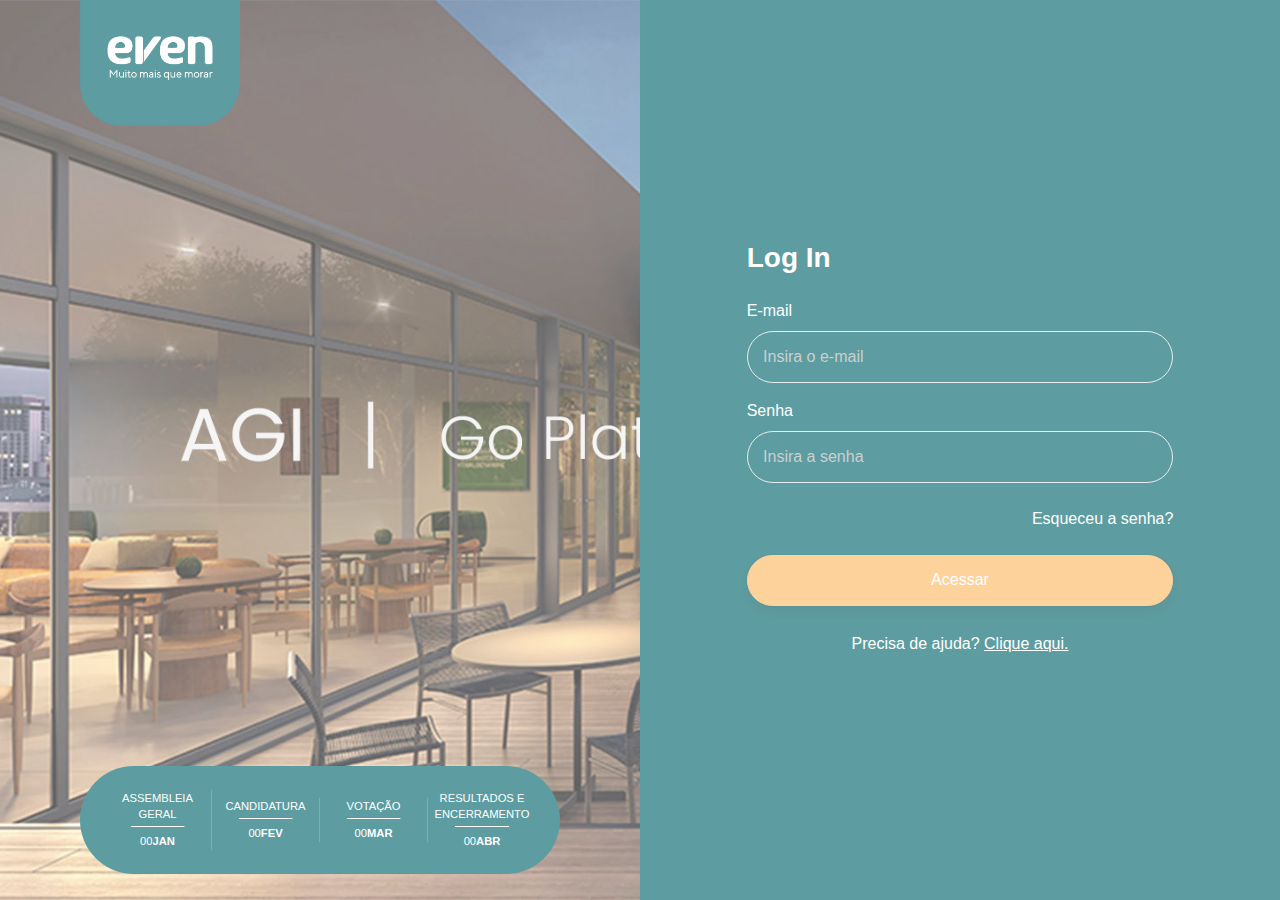
<file: index.html>
<!DOCTYPE html>
<html lang="en">

<head>
  <meta charset="UTF-8" />
  <meta http-equiv="X-UA-Compatible" content="IE=edge">
  <meta name="viewport" content="width=device-width, initial-scale=1, minimum-scale=1.0, shrink-to-fit=no">
  <link href="./images/images/favicon.png" rel="icon" />
  <title>AGI - Login</title>
  <meta name="description" content="Even login">
  <meta name="author" content="Lucas Rodrigues Correia">

  <!-- Web Fonts
========================= -->
  <link rel='stylesheet' href='https://fonts.googleapis.com/css?family=Poppins:100,200,300,400,500,600,700,800,900'
    type='text/css'>

  <!-- Stylesheet
========================= -->
  <link rel="stylesheet" type="text/css" href="vendor/bootstrap/css/bootstrap.min.css" />
  <link rel="stylesheet" type="text/css" href="vendor/font-awesome/css/all.min.css" />
  <link rel="stylesheet" type="text/css" href="css/stylesheet.css" />
  <link rel="stylesheet" type="text/css" href="css/custom.css" />
  <link rel="stylesheet" type="text/css"
    href="https://cdnjs.cloudflare.com/ajax/libs/animate.css/4.1.1/animate.min.css" />
</head>

<body>

  <!-- Preloader -->
  <div class="preloader">
    <div class="lds-ellipsis">
      <div></div>
      <div></div>
      <div></div>
      <div></div>
    </div>
  </div>
  <!-- Preloader End -->

  <div id="main-wrapper" class="oxyy-login-register">
    <div class="container-fluid px-0">
      <div class="row g-0 min-vh-100">
        <!-- Welcome Text
      ========================= -->
        <div class="col-md-6">
          <div class="hero-wrap d-flex align-items-center h-100">

            <div class="hero-bg hero-bg-scroll"></div>
            <div class="hero-content w-100 min-vh-100 d-flex flex-column">
              <div class="row g-0">
                <div class="col-10 col-lg-9 mx-auto">
                  <div class="logo mb-5 mb-md-0 animate__animated animate__fadeInDownBig animate__delay-1s"> <a
                      class="d-flex" href="https://www.even.com.br/" title="Even" target="_blank"><img
                        class="col-9 col-lg-4" src="./images/images/logo-even.png" alt="Oxyy"></a> </div>
                </div>
              </div>
              <div class="row g-0 my-auto">
                <div class="col-10 col-lg-9 mx-auto">


                </div>
              </div>
              <div class="d-flex align-items-center justify-content-center cta-login col-10">
                <a href="#loginForm" class="btn btn-primary">Acesse agora seu Even!</a>
              </div>


              <div style="background:#00656b;"
                class="col-10 py-8 px-4 col-lg-9 position-relative mx-10 bottom-4 mx-auto my-box row animate__animated animate__backInUp">
                <div class="col-6 col-lg-3 column mobile-padding">
                  <div class="line  line-title">ASSEMBLEIA GERAL</div>
                  <div class="line  ">00<b>JAN</b></div>
                </div>
                <div class="col-6 col-lg-3 column mobile-padding">
                  <div class="line line-title  ">CANDIDATURA</div>
                  <div class="line  ">00<b>FEV</b></div>
                </div>
                <div class="col-6 col-lg-3 column mobile-padding">
                  <div class="line line-title">VOTAÇÃO</div>
                  <div class="line">00<b>MAR</b></div>
                </div>
                <div class="col-6 col-lg-3 column mobile-padding">
                  <div class="line line-title">RESULTADOS E ENCERRAMENTO</div>
                  <div class="line">00<b>ABR</b></div>
                </div>


              </div>
            </div>
          </div>

        </div>
        <!-- Welcome Text End -->

        <!-- Login Form
      ========================= -->
        <div class="col-md-6 d-flex bg-login">
          <div class="container my-auto py-5">
            <div class="row g-0">
              <div class="col-10 col-lg-9 col-xl-8 mx-auto">
                <h3 class="fw-600 mb-4">Log In</h3>
                <form action="https://app.winker.com.br/intra/default/login?wl=even" id="loginForm" method="post"
                  name="loginForm" class="ng-pristine ng-valid ng-scope">
                  <div class="mb-3">
                    <label for="emailAddress" class="form-label">E-mail</label>
                    <input type="email" class="form-control" id="LoginForm_username" name="LoginForm[username]" required
                      placeholder="Insira o e-mail">
                  </div>
                  <div class="mb-3">
                    <label for="loginPassword" class="form-label">Senha</label>
                    <input type="password" class="form-control" id="LoginForm_username" name="LoginForm[password]"
                      required placeholder="Insira a senha">
                  </div>
                  <div class="row mt-4">
                    <div class="col text-end"><a href="#">Esqueceu a senha?</a></div>
                  </div>
                  <div class="d-grid my-4">
                    <button class="btn btn-primary" type="submit">Acessar</button>

                  </div>
                  <fieldset style="font-family: Arial;">
                    <input type="hidden" value="https://www.even.com.br" name="from" autocomplete="off">
                  </fieldset>
                </form>
                <p class="text-center mb-0">Precisa de ajuda? <span class="link-primary" id="openModal"><u>Clique
                      aqui.</u></span>
                <div id="modal" class="modal">
                  <div class="modal-content">

                    <div>
                      <p>
                        Entrar em contato com nosso suporte pelo e-mail: <a class="modal-open"
                          href=mailto:agi@oma.com.br>agi@oma.com.br </a>
                      </p>

                      
                        <div id="closeModal" class="close">Fechar janela</div>
                      
                    </div>
                  </div>
                </div>
              </div>
            </div>
          </div>
          <!-- Login Form End -->
        </div>
      </div>
    </div>

    <!-- Script -->
    <script src="vendor/jquery/jquery.min.js"></script>
    <script src="vendor/bootstrap/js/bootstrap.bundle.min.js"></script>
    <script src="js/theme.js"></script>
</body>

</html>
</file>
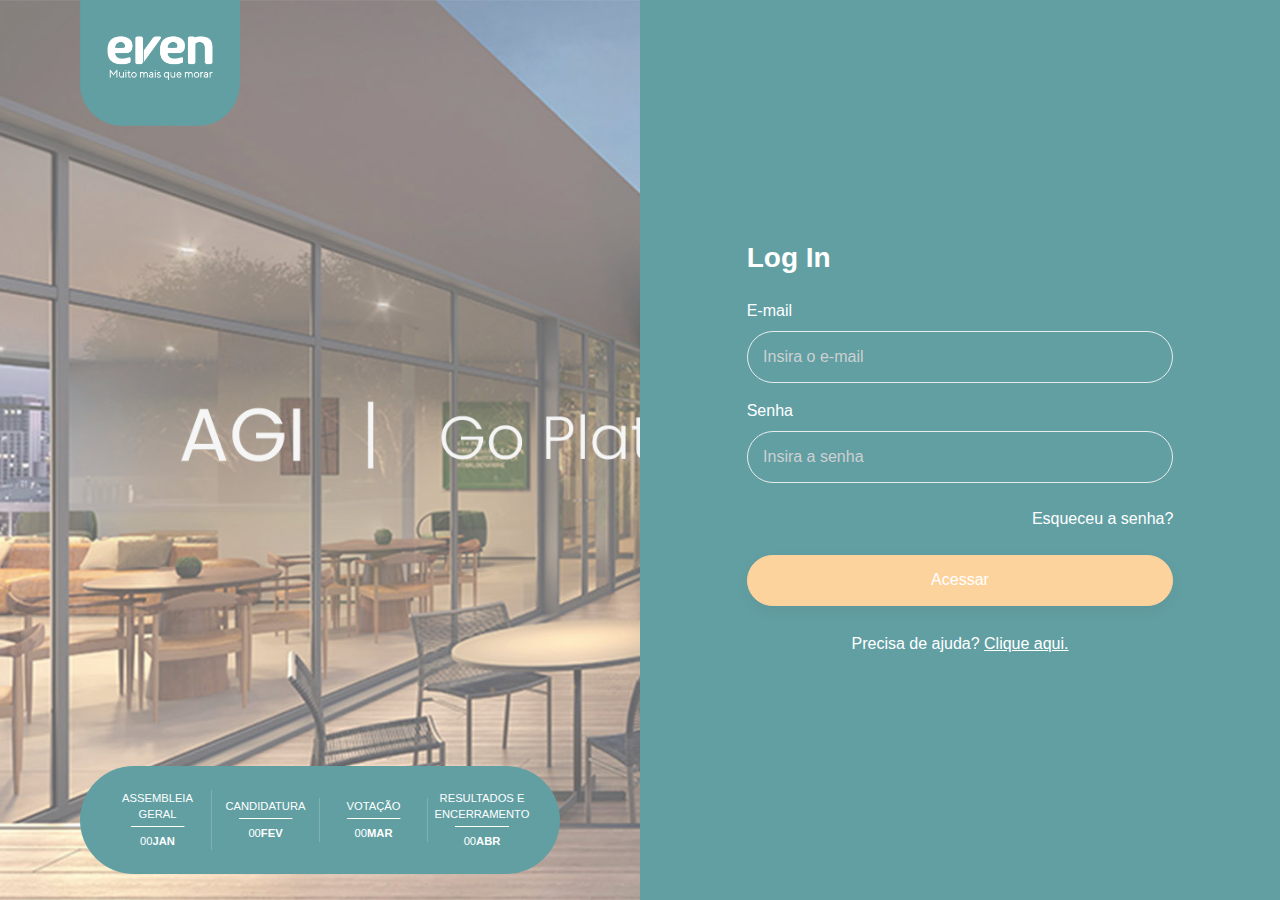
<file: html.html>
<!DOCTYPE html>
<html lang="en">
<head>
<meta charset="UTF-8" />
<meta http-equiv="X-UA-Compatible" content="IE=edge">
<meta name="viewport" content="width=device-width, initial-scale=1, minimum-scale=1.0, shrink-to-fit=no">
<link href="../../images/favicon.png" rel="icon" />
<title>AGI - Login</title>
<meta name="description" content="Even login">
<meta name="author" content="Lucas Rodrigues Correia">

<!-- Web Fonts
========================= -->
<link rel='stylesheet' href='https://fonts.googleapis.com/css?family=Poppins:100,200,300,400,500,600,700,800,900' type='text/css'>

<!-- Stylesheet
========================= -->
<link rel="stylesheet" type="text/css" href="vendor/bootstrap/css/bootstrap.min.css" />
<link rel="stylesheet" type="text/css" href="vendor/font-awesome/css/all.min.css" />
<link rel="stylesheet" type="text/css" href="css/stylesheet.css" />
<link rel="stylesheet" type="text/css" href="css/custom.css" />
<link rel="stylesheet" type="text/css" href="https://cdnjs.cloudflare.com/ajax/libs/animate.css/4.1.1/animate.min.css"
/>
</head>
<body>

<!-- Preloader -->
<div class="preloader">
  <div class="lds-ellipsis">
    <div></div>
    <div></div>
    <div></div>
    <div></div>
  </div>
</div>
<!-- Preloader End -->

<div id="main-wrapper" class="oxyy-login-register">
  <div class="container-fluid px-0">
    <div class="row g-0 min-vh-100"> 
      <!-- Welcome Text
      ========================= -->
      <div class="col-md-6">
        <div class="hero-wrap d-flex align-items-center h-100">
      
          <div class="hero-bg hero-bg-scroll" ></div>
          <div class="hero-content w-100 min-vh-100 d-flex flex-column">
            <div class="row g-0">
              <div class="col-10 col-lg-9 mx-auto">
                <div class="logo mb-5 mb-md-0 animate__animated animate__fadeInDownBig animate__delay-1s"> <a class="d-flex" href="https://www.even.com.br/" title="Even" target="_blank"><img class="col-9 col-lg-4"
                      src="./images/images/logo-even.png" alt="Oxyy"></a> </div>
              </div>
            </div>
            <div class="row g-0 my-auto">
              <div class="col-10 col-lg-9 mx-auto">
      
      
              </div>
            </div>
            <div class="d-flex align-items-center justify-content-center cta-login col-10">
              <a href="#loginForm" class="btn btn-primary">Acesse agora seu Even!</a>
            </div>
            
            
            <div style="background:#00656b;" class="col-10 py-8 px-4 col-lg-9 position-relative mx-10 bottom-4 mx-auto my-box row animate__animated animate__backInUp">
              <div class="col-6 col-lg-3 column mobile-padding">
                <div class="line  line-title">ASSEMBLEIA GERAL</div>
                <div class="line  ">00<b>JAN</b></div>
              </div>
              <div class="col-6 col-lg-3 column mobile-padding">
                <div class="line line-title  ">CANDIDATURA</div>
                <div class="line  ">00<b>FEV</b></div>
              </div>
              <div class="col-6 col-lg-3 column mobile-padding">
                <div class="line line-title">VOTAÇÃO</div>
                <div class="line">00<b>MAR</b></div>
              </div>
              <div class="col-6 col-lg-3 column mobile-padding">
                <div class="line line-title">RESULTADOS E ENCERRAMENTO</div>
                <div class="line">00<b>ABR</b></div>
              </div>
      
      
            </div>
          </div>
        </div>
      
      </div>
      <!-- Welcome Text End --> 
      
      <!-- Login Form
      ========================= -->
      <div  class="col-md-6 d-flex bg-login">
        <div class="container my-auto py-5">
          <div class="row g-0">
            <div class="col-10 col-lg-9 col-xl-8 mx-auto">
              <h3 class="fw-600 mb-4">Log In</h3>
                    <form action="https://app.winker.com.br/intra/default/login?wl=even" id="loginForm" method="post" name="loginForm"
                      class="ng-pristine ng-valid ng-scope">
                      <div class="mb-3">
                        <label for="emailAddress" class="form-label">E-mail</label>
                        <input type="email" class="form-control" id="LoginForm_username" name="LoginForm[username]" required placeholder="Insira o e-mail">
                      </div>
                      <div class="mb-3">
                        <label for="loginPassword" class="form-label" >Senha</label>
                        <input type="password" class="form-control" id="LoginForm_username" name="LoginForm[password]" required placeholder="Insira a senha">
                      </div>
                      <div class="row mt-4">
                        <div class="col text-end"><a href="forgot-password.html">Esqueceu a senha?</a></div>
                      </div>
                      <div class="d-grid my-4">
                        <button class="btn btn-primary" type="submit">Acessar</button>
                    
                      </div>
                      <fieldset style="font-family: Arial;">
                        <input type="hidden" value="https://www.even.com.br" name="from" autocomplete="off">
                      </fieldset>
                    </form>
              <p class="text-center mb-0">Precisa de ajuda? <a class="link-primary" href="register.html"><u>Clique aqui.</u></a></p>
            </div>
          </div>
        </div>
      </div>
      <!-- Login Form End --> 
    </div>
  </div>
</div>

<!-- Script --> 
<script src="vendor/jquery/jquery.min.js"></script> 
<script src="vendor/bootstrap/js/bootstrap.bundle.min.js"></script> 
<script src="js/theme.js"></script>
</body>
</html>
</file>
<file: css/stylesheet.css>
/*===========================================================

   Template Name: Oxyy - Login and Register Form Html Templates
   Author: Harnish Design
   Template URL: http://demo.harnishdesign.net/html/oxyy
   Author URL: https://themeforest.net/user/harnishdesign
   File Description : Main css file of the template
	
=================================================
  Table of Contents
=================================================

	1. Basic
	2. Helpers Classes
	3. Layouts
	4  Elements
		4.1 Hero Background
		4.2 Nav
		4.3 Tabs
		4.4 Video Play button
	5 Social Icons
	6 Extra
		6.1 Form
		6.2 Form Dark
		6.3 Form Border
		6.4 Form Border Light
		6.5 Vertical Multilple input group
		6.6 Other Bootstrap Specific

=======================================================*/
/* =================================== */
/*  1. Basic Style 
/* =================================== */
body, html {
  height: 100%;
}

body {
  background: #f1f3f6;
  color: #ffffff;
  font-family: "TT Norms Pro", sans-serif;
}

/*-------- Preloader --------*/
.preloader {
  position: fixed;
  width: 100%;
  height: 100%;
  z-index: 999999999 !important;
  background-color: #fff;
  top: 0;
  left: 0;
  right: 0;
  bottom: 0;
}

.preloader .lds-ellipsis {
  display: inline-block;
  position: absolute;
  width: 80px;
  height: 80px;
  margin-top: -40px;
  margin-left: -40px;
  top: 50%;
  left: 50%;
}

.preloader .lds-ellipsis div {
  position: absolute;
  top: 33px;
  width: 13px;
  height: 13px;
  border-radius: 50%;
  background: #000;
  animation-timing-function: cubic-bezier(0, 1, 1, 0);
}

.preloader .lds-ellipsis div:nth-child(1) {
  left: 8px;
  animation: lds-ellipsis1 0.6s infinite;
}

.preloader .lds-ellipsis div:nth-child(2) {
  left: 8px;
  animation: lds-ellipsis2 0.6s infinite;
}

.preloader .lds-ellipsis div:nth-child(3) {
  left: 32px;
  animation: lds-ellipsis2 0.6s infinite;
}

.preloader .lds-ellipsis div:nth-child(4) {
  left: 56px;
  animation: lds-ellipsis3 0.6s infinite;
}

.preloader.preloader-dark {
  background-color: #000;
}

.preloader.preloader-dark .lds-ellipsis div {
  background-color: #fff;
}

@keyframes lds-ellipsis1 {
  0% {
    transform: scale(0);
  }
  100% {
    transform: scale(1);
  }
}

@keyframes lds-ellipsis3 {
  0% {
    transform: scale(1);
  }
  100% {
    transform: scale(0);
  }
}

@keyframes lds-ellipsis2 {
  0% {
    transform: translate(0, 0);
  }
  100% {
    transform: translate(24px, 0);
  }
}

form {
  padding: 0;
  margin: 0;
  display: inline;
}

img {
  vertical-align: inherit;
}

a, a:focus {
  color: #ffffff;
  text-decoration: none;
  -webkit-transition: all 0.2s ease;
  transition: all 0.2s ease;
}

a:hover, a:active {
  color: #fcb962;
  -webkit-transition: all 0.2s ease;
  transition: all 0.2s ease;
}

a:focus, a:active,
.btn.active.focus,
.btn.active:focus,
.btn.focus,
.btn:active.focus,
.btn:active:focus,
.btn:focus,
button:focus,
button:active {
  outline: none;
}

p {
  line-height: 1.8;
}

iframe {
  border: 0 !important;
}

h1, h2, h3, h4, h5, h6 {
  color: #ffffff;
}

/* =================================== */
/*  2. Helpers Classes
/* =================================== */
/* Box Shadow */
.oxyy-login-register .shadow-md {
  -webkit-box-shadow: 0px 0px 50px -35px rgba(0, 0, 0, 0.4) !important;
  box-shadow: 0px 0px 50px -35px rgba(0, 0, 0, 0.4) !important;
}

/* Border Radius */
.oxyy-login-register .rounded-top-0 {
  border-top-left-radius: 0px !important;
  border-top-right-radius: 0px !important;
}

.oxyy-login-register .rounded-bottom-0 {
  border-bottom-left-radius: 0px !important;
  border-bottom-right-radius: 0px !important;
}

.oxyy-login-register .rounded-start-0 {
  border-top-left-radius: 0px !important;
  border-bottom-left-radius: 0px !important;
}

.oxyy-login-register .rounded-end-0 {
  border-top-right-radius: 0px !important;
  border-bottom-right-radius: 0px !important;
}

/* Text Size */
.oxyy-login-register .text-0 {
  font-size: 11px !important;
  font-size: 0.6875rem !important;
}

.oxyy-login-register .text-1 {
  font-size: 12px !important;
  font-size: 0.75rem !important;
}

.oxyy-login-register .text-2 {
  font-size: 14px !important;
  font-size: 0.875rem !important;
}

.oxyy-login-register .text-3 {
  font-size: 16px !important;
  font-size: 1rem !important;
}

.oxyy-login-register .text-4 {
  font-size: 18px !important;
  font-size: 1.125rem !important;
}

.oxyy-login-register .text-5 {
  font-size: 21px !important;
  font-size: 1.3125rem !important;
}

.oxyy-login-register .text-6 {
  font-size: 24px !important;
  font-size: 1.50rem !important;
}

.oxyy-login-register .text-7 {
  font-size: 28px !important;
  font-size: 1.75rem !important;
}

.oxyy-login-register .text-8 {
  font-size: 32px !important;
  font-size: 2rem !important;
}

.oxyy-login-register .text-9 {
  font-size: 36px !important;
  font-size: 2.25rem !important;
}

.oxyy-login-register .text-10 {
  font-size: 40px !important;
  font-size: 2.50rem !important;
}

.oxyy-login-register .text-11 {
  font-size: calc(1.4rem + 1.8vw) !important;
}

@media (min-width: 1200px) {
  .oxyy-login-register .text-11 {
    font-size: 2.75rem !important;
  }
}

.oxyy-login-register .text-12 {
  font-size: calc(1.425rem + 2.1vw) !important;
}

@media (min-width: 1200px) {
  .oxyy-login-register .text-12 {
    font-size: 3rem !important;
  }
}

.oxyy-login-register .text-13 {
  font-size: calc(1.45rem + 2.4vw) !important;
}

@media (min-width: 1200px) {
  .oxyy-login-register .text-13 {
    font-size: 3.25rem !important;
  }
}

.oxyy-login-register .text-14 {
  font-size: calc(1.475rem + 2.7vw) !important;
}

@media (min-width: 1200px) {
  .oxyy-login-register .text-14 {
    font-size: 3.5rem !important;
  }
}

.oxyy-login-register .text-15 {
  font-size: calc(1.5rem + 3vw) !important;
}

@media (min-width: 1200px) {
  .oxyy-login-register .text-15 {
    font-size: 3.75rem !important;
  }
}

.oxyy-login-register .text-16 {
  font-size: calc(1.525rem + 3.3vw) !important;
}

@media (min-width: 1200px) {
  .oxyy-login-register .text-16 {
    font-size: 4rem !important;
  }
}

.oxyy-login-register .text-17 {
  font-size: calc(1.575rem + 3.9vw) !important;
}

@media (min-width: 1200px) {
  .oxyy-login-register .text-17 {
    font-size: 4.5rem !important;
  }
}

.oxyy-login-register .text-18 {
  font-size: calc(1.625rem + 4.5vw) !important;
}

@media (min-width: 1200px) {
  .oxyy-login-register .text-18 {
    font-size: 5rem !important;
  }
}

.oxyy-login-register .text-19 {
  font-size: calc(1.65rem + 4.8vw) !important;
}

@media (min-width: 1200px) {
  .oxyy-login-register .text-19 {
    font-size: 5.25rem !important;
  }
}

.oxyy-login-register .text-20 {
  font-size: calc(1.7rem + 5.4vw) !important;
}

@media (min-width: 1200px) {
  .oxyy-login-register .text-20 {
    font-size: 5.75rem !important;
  }
}

.oxyy-login-register .text-21 {
  font-size: calc(1.775rem + 6.3vw) !important;
}

@media (min-width: 1200px) {
  .oxyy-login-register .text-21 {
    font-size: 6.5rem !important;
  }
}

.oxyy-login-register .text-22 {
  font-size: calc(1.825rem + 6.9vw) !important;
}

@media (min-width: 1200px) {
  .oxyy-login-register .text-22 {
    font-size: 7rem !important;
  }
}

.oxyy-login-register .text-23 {
  font-size: calc(1.9rem + 7.8vw) !important;
}

@media (min-width: 1200px) {
  .oxyy-login-register .text-23 {
    font-size: 7.75rem !important;
  }
}

.oxyy-login-register .text-24 {
  font-size: calc(1.95rem + 8.4vw) !important;
}

@media (min-width: 1200px) {
  .oxyy-login-register .text-24 {
    font-size: 8.25rem !important;
  }
}

.oxyy-login-register .text-25 {
  font-size: calc(2.025rem + 9.3vw) !important;
}

@media (min-width: 1200px) {
  .oxyy-login-register .text-25 {
    font-size: 9rem !important;
  }
}

.oxyy-login-register .text-11, .oxyy-login-register .text-12, .oxyy-login-register .text-13, .oxyy-login-register .text-14, .oxyy-login-register .text-15, .oxyy-login-register .text-16, .oxyy-login-register .text-17, .oxyy-login-register .text-18, .oxyy-login-register .text-19, .oxyy-login-register .text-20, .oxyy-login-register .text-21, .oxyy-login-register .text-22, .oxyy-login-register .text-23, .oxyy-login-register .text-24, .oxyy-login-register .text-25 {
  line-height: 1.3;
}

/* Font Weight */
.oxyy-login-register .fw-100 {
  font-weight: 100 !important;
}

.oxyy-login-register .fw-200 {
  font-weight: 200 !important;
}

.oxyy-login-register .fw-300 {
  font-weight: 300 !important;
}

.oxyy-login-register .fw-400 {
  font-weight: 400 !important;
}

.oxyy-login-register .fw-500 {
  font-weight: 500 !important;
}

.oxyy-login-register .fw-600 {
  font-weight: 600 !important;
}

.oxyy-login-register .fw-700 {
  font-weight: 700 !important;
}

.oxyy-login-register .fw-800 {
  font-weight: 800 !important;
}

.oxyy-login-register .fw-900 {
  font-weight: 900 !important;
}

/* Opacity */
.oxyy-login-register .opacity-0 {
  opacity: 0;
}

.oxyy-login-register .opacity-1 {
  opacity: 0.1;
}

.oxyy-login-register .opacity-2 {
  opacity: 0.2;
}

.oxyy-login-register .opacity-3 {
  opacity: 0.3;
}

.oxyy-login-register .opacity-4 {
  opacity: 0.4;
}

.oxyy-login-register .opacity-5 {
  opacity: 0.5;
}

.oxyy-login-register .opacity-6 {
  opacity: 0.6;
}

.oxyy-login-register .opacity-7 {
  opacity: 0.7;
}

.oxyy-login-register .opacity-8 {
  opacity: 0.8;
}

.oxyy-login-register .opacity-9 {
  opacity: 0.9;
}

.oxyy-login-register .opacity-10 {
  opacity: 1;
}

/* Background light */
.oxyy-login-register .bg-light-1 {
  background-color: #e9ecef !important;
}

.oxyy-login-register .bg-light-2 {
  background-color: #dee2e6 !important;
}

.oxyy-login-register .bg-light-3 {
  background-color: #ced4da !important;
}

.oxyy-login-register .bg-light-4 {
  background-color: #adb5bd !important;
}

/* Background Dark */
.oxyy-login-register .bg-dark {
  background-color: #111418 !important;
}

.oxyy-login-register .bg-dark-1 {
  background-color: #212529 !important;
}

.oxyy-login-register .bg-dark-2 {
  background-color: #343a40 !important;
}

.oxyy-login-register .bg-dark-3 {
  background-color: #495057 !important;
}

.oxyy-login-register .bg-dark-4 {
  background-color: #6c757d !important;
}

.oxyy-login-register hr {
  opacity: 0.2;
}

/* =================================== */
/*  3. Layouts
/* =================================== */
#main-wrapper.oxyy-login-register {
  background: #fff;
}

.oxyy-login-register .section {
  position: relative;
  padding: 4.5rem 0;
  overflow: hidden;
}

@media (max-width: 575.98px) {
  .oxyy-login-register .section {
    padding: 3.5rem 0;
  }
}

@media (max-width: 575.98px) {
  .oxyy-login-register .modal .close {
    position: relative;
    z-index: 1;
   
  }
}

/* =================================== */
/*  4. Elements
/* =================================== */
/*=== 4.1 Hero Background ===*/
.oxyy-login-register .hero-wrap {
  position: relative;
  overflow: hidden;
}

.oxyy-login-register .hero-wrap .hero-mask, .oxyy-login-register .hero-wrap .hero-bg, .oxyy-login-register .hero-wrap .hero-bg-slideshow {
  position: absolute;
  top: 0;
  left: 0;
  height: 100%;
  width: 100%;
}

.oxyy-login-register .hero-wrap .hero-mask {
  z-index: 1;
}

.oxyy-login-register .hero-wrap .hero-content {
  position: relative;
  z-index: 2;
  top: -10px;
}

.oxyy-login-register .hero-wrap .hero-particles {
  position: absolute;
  width: 100%;
  height: 100%;
  z-index: 3;
}

.oxyy-login-register .hero-wrap .hero-bg-slideshow {
  z-index: 0;
}

.oxyy-login-register .hero-wrap .hero-bg {
  z-index: 0;
  background-attachment: fixed;
  background-position: left 6% bottom 45%;
  background-repeat: no-repeat;
  background-size: cover;
  -webkit-background-size: cover;
  -moz-background-size: cover;
  transition: background-image 300ms ease-in 200ms;
}

.oxyy-login-register .hero-wrap .hero-bg.hero-bg-scroll {
  background-attachment: scroll;
}

.oxyy-login-register .hero-wrap .hero-bg-slideshow .hero-bg {
  background-attachment: inherit;
}

.oxyy-login-register .hero-wrap .hero-bg-slideshow.owl-carousel .owl-stage-outer, .oxyy-login-register .hero-wrap .hero-bg-slideshow.owl-carousel .owl-stage, .oxyy-login-register .hero-wrap .hero-bg-slideshow.owl-carousel .owl-item {
  height: 100%;
}

/* 4.2 Nav */
.oxyy-login-register .nav .nav-item .nav-link {
  color: #444;
}

.oxyy-login-register .nav.nav-light .nav-item .nav-link {
  color: #ddd;
}

.oxyy-login-register .nav:not(.nav-pills) .nav-item .nav-link.active, .oxyy-login-register .nav:not(.nav-pills) .nav-item .nav-link:hover {
  color: #0d6efd;
}

.oxyy-login-register .nav-pills .nav-link:not(.active):hover {
  color: #0d6efd;
}

.oxyy-login-register .nav-pills .nav-link.active, .oxyy-login-register .nav-pills.nav-light .nav-link.active, .oxyy-login-register .nav-pills .show > .nav-link {
  color: #fff;
}

.oxyy-login-register .nav.nav-separator .nav-item .nav-link {
  position: relative;
}

.oxyy-login-register .nav.nav-separator .nav-item + .nav-item .nav-link:after {
  height: 14px;
  width: 1px;
  content: ' ';
  background-color: rgba(0, 0, 0, 0.2);
  display: block;
  position: absolute;
  top: 50%;
  left: 0;
  -webkit-transform: translateY(-7px);
  transform: translateY(-7px);
}

.oxyy-login-register .nav.nav-separator.nav-separator-light .nav-item + .nav-item .nav-link:after {
  background-color: rgba(250, 250, 250, 0.2);
}

.oxyy-login-register .nav.nav-sm .nav-item .nav-link {
  font-size: 14px;
}

/*=== 4.3 Tabs ===*/
.oxyy-login-register .nav-tabs {
  border-bottom: 1px solid #d7dee3;
}

.oxyy-login-register .nav-tabs .nav-item .nav-link {
  border: 0;
  background: transparent;
  position: relative;
  border-radius: 0;
  padding: 0.6rem 1rem;
  color: #7b8084;
  white-space: nowrap !important;
}

.oxyy-login-register .nav-tabs .nav-item .nav-link.active {
  color: #0c2f55;
}

.oxyy-login-register .nav-tabs .nav-item .nav-link.active:after {
  height: 2px;
  width: 100%;
  content: ' ';
  background-color: #0d6efd;
  display: block;
  position: absolute;
  bottom: -3px;
  left: 0;
  -webkit-transform: translateY(-3px);
  transform: translateY(-3px);
}

.oxyy-login-register .nav-tabs .nav-item .nav-link:not(.active):hover {
  color: #0d6efd;
}

.oxyy-login-register .nav-tabs.flex-column {
  border-right: 1px solid #d7dee3;
  border-bottom: 0px;
  padding: 1.5rem 0;
}

.oxyy-login-register .nav-tabs.flex-column .nav-item .nav-link {
  border: 1px solid #d7dee3;
  border-right: 0px;
  background-color: #f6f7f8;
  font-size: 14px;
  padding: 0.75rem 1rem;
  color: #535b61;
}

.oxyy-login-register .nav-tabs.flex-column .nav-item:first-of-type .nav-link {
  border-top-left-radius: 4px;
}

.oxyy-login-register .nav-tabs.flex-column .nav-item:last-of-type .nav-link {
  border-bottom-left-radius: 4px;
}

.oxyy-login-register .nav-tabs.flex-column .nav-item .nav-link.active {
  background-color: transparent;
  color: #0d6efd;
}

.oxyy-login-register .nav-tabs.flex-column .nav-item .nav-link.active:after {
  height: 100%;
  width: 2px;
  background: #fff;
  right: -1px;
  left: auto;
}

.oxyy-login-register .nav-tabs:not(.flex-column) {
  flex-wrap: nowrap;
  overflow: hidden;
  overflow-x: auto;
  -ms-overflow-style: -ms-autohiding-scrollbar;
  -webkit-overflow-scrolling: touch;
}

.oxyy-login-register .nav-tabs:not(.flex-column) .nav-item {
  margin-bottom: 0px;
}

@media (max-width: 575.98px) {
  .oxyy-login-register .nav-tabs .nav-item .nav-link {
    padding-left: 0px;
    padding-right: 0px;
    margin-right: 10px;
    font-size: 0.875rem;
  }
}

/* 4.4 Video Play button */
.oxyy-login-register .btn-video-play {
  width: 66px;
  height: 66px;
  line-height: 66px;
  text-align: center;
  display: inline-block;
  font-size: 16px;
  border-radius: 50%;
  background: #fff;
  -webkit-box-shadow: 0px 0px 50px -35px rgba(0, 0, 0, 0.4);
  box-shadow: 0px 0px 50px -35px rgba(0, 0, 0, 0.4);
  -webkit-transition: all 0.8s ease-in-out;
  transition: all 0.8s ease-in-out;
}

.oxyy-login-register .btn-video-play:hover {
  -webkit-box-shadow: 0px 0px 0px 8px rgba(250, 250, 250, 0.2);
  box-shadow: 0px 0px 0px 8px rgba(250, 250, 250, 0.2);
}

/* =================================== */
/*  5. Social Icons
/* =================================== */
.oxyy-login-register .social-icons {
  margin: 0;
  padding: 0;
  display: -ms-flexbox;
  display: flex;
  -ms-flex-wrap: wrap;
  flex-wrap: wrap;
  list-style: none;
}

.oxyy-login-register .social-icons li {
  margin: 0px 6px 4px;
  padding: 0;
  overflow: visible;
}

.oxyy-login-register .social-icons li a {
  display: block;
  height: 38px;
  line-height: 38px;
  width: 38px;
  font-size: 18px;
  text-align: center;
  background-color: rgba(0, 0, 0, 0.6);
  color: #fff;
  text-decoration: none;
  -webkit-transition: all 0.2s ease;
  transition: all 0.2s ease;
}

.oxyy-login-register .social-icons li i {
  line-height: inherit;
}

.oxyy-login-register .social-icons.social-icons-lg li a {
  height: 45px;
  line-height: 45px;
  width: 45px;
}

.oxyy-login-register .social-icons li:hover a {
  opacity: 0.8;
}

.oxyy-login-register .social-icons.social-icons-rounded li a {
  border-radius: .25rem;
}

.oxyy-login-register .social-icons.social-icons-circle li a {
  border-radius: 50%;
}

.oxyy-login-register .social-icons li.social-icons-twitter a {
  background-color: #00ACEE;
}

.oxyy-login-register .social-icons li.social-icons-facebook a {
  background-color: #1874eb;
}

.oxyy-login-register .social-icons li.social-icons-linkedin a {
  background-color: #0E76A8;
}

.oxyy-login-register .social-icons li.social-icons-google a {
  background-color: #DB4437;
}

.oxyy-login-register .social-icons li.social-icons-instagram a {
  background-color: #3F729B;
}

.oxyy-login-register .social-icons li.social-icons-vk a {
  background-color: #2B587A;
}

.oxyy-login-register .social-icons li.social-icons-yahoo a {
  background-color: #720E9E;
}

.oxyy-login-register .social-icons li.social-icons-apple a {
  background-color: #000;
}

.oxyy-login-register .social-icons li.social-icons-windows a {
  background-color: #0090f4;
}

.oxyy-login-register .social-icons li.social-icons-amazon a {
  background-color: #f79400;
}

.oxyy-login-register .btn-facebook {
  background-color: #1874eb;
  color: #fff !important;
}

.oxyy-login-register .btn-facebook:hover {
  background-color: #1266d2;
}

.oxyy-login-register .btn-outline-facebook {
  border-color: #1874eb;
  color: #1874eb;
}

.oxyy-login-register .btn-outline-facebook:hover {
  background-color: #1874eb;
  color: #fff;
}

.oxyy-login-register .btn-twitter {
  background-color: #00ACEE;
  color: #fff !important;
}

.oxyy-login-register .btn-twitter:hover {
  background-color: #0096cf;
}

.oxyy-login-register .btn-outline-twitter {
  border-color: #00ACEE;
  color: #00ACEE;
}

.oxyy-login-register .btn-outline-twitter:hover {
  background-color: #00ACEE;
  color: #fff;
}

.oxyy-login-register .btn-google {
  background-color: #DB4437;
  color: #fff !important;
}

.oxyy-login-register .btn-google:hover {
  background-color: #ce3325;
}

.oxyy-login-register .btn-outline-google {
  border-color: #DB4437;
  color: #DB4437;
}

.oxyy-login-register .btn-outline-google:hover {
  background-color: #DB4437;
  color: #fff;
}

.oxyy-login-register .btn-linkedin {
  background-color: #0E76A8;
  color: #fff !important;
}

.oxyy-login-register .btn-linkedin:hover {
  background-color: #0c628c;
}

.oxyy-login-register .btn-outline-linkedin {
  border-color: #0E76A8;
  color: #0E76A8;
}

.oxyy-login-register .btn-outline-linkedin:hover {
  background-color: #0E76A8;
  color: #fff;
}

.oxyy-login-register .btn-instagram {
  background-color: #3F729B;
  color: #fff !important;
}

.oxyy-login-register .btn-instagram:hover {
  background-color: #366285;
}

.oxyy-login-register .btn-outline-instagram {
  border-color: #3F729B;
  color: #3F729B;
}

.oxyy-login-register .btn-outline-instagram:hover {
  background-color: #3F729B;
  color: #fff;
}

.oxyy-login-register .btn-vk {
  background-color: #2B587A;
  color: #fff !important;
}

.oxyy-login-register .btn-vk:hover {
  background-color: #234863;
}

.oxyy-login-register .btn-outline-vk {
  border-color: #2B587A;
  color: #2B587A;
}

.oxyy-login-register .btn-outline-vk:hover {
  background-color: #2B587A;
  color: #fff;
}

.oxyy-login-register .btn-yahoo {
  background-color: #720E9E;
  color: #fff !important;
}

.oxyy-login-register .btn-yahoo:hover {
  background-color: #5e0c82;
}

.oxyy-login-register .btn-outline-yahoo {
  border-color: #720E9E;
  color: #720E9E;
}

.oxyy-login-register .btn-outline-yahoo:hover {
  background-color: #720E9E;
  color: #fff;
}

.oxyy-login-register .btn-apple {
  background-color: #000;
  color: #fff !important;
}

.oxyy-login-register .btn-apple:hover {
  background-color: black;
}

.oxyy-login-register .btn-outline-apple {
  border-color: #000;
  color: #000;
}

.oxyy-login-register .btn-outline-apple:hover {
  background-color: #000;
  color: #fff;
}

.oxyy-login-register .btn-windows {
  background-color: #0090f4;
  color: #fff !important;
}

.oxyy-login-register .btn-windows:hover {
  background-color: #007ed5;
}

.oxyy-login-register .btn-outline-windows {
  border-color: #0090f4;
  color: #0090f4;
}

.oxyy-login-register .btn-outline-windows:hover {
  background-color: #0090f4;
  color: #fff;
}

.oxyy-login-register .btn-amazon {
  background-color: #f79400;
  color: #fff !important;
}

.oxyy-login-register .btn-amazon:hover {
  background-color: #d88200;
}

.oxyy-login-register .btn-outline-amazon {
  border-color: #f79400;
  color: #f79400;
}

.oxyy-login-register .btn-outline-amazon:hover {
  background-color: #f79400;
  color: #fff;
}

/* =================================== */
/*  6. Extras
/* =================================== */
/* 6.1 Form */
.oxyy-login-register .form-control {
  border-color: #dae1e3;
  font-size: 16px;
  color: #fff;
  background-color: transparent !important;
  border-radius: 4rem;
}

.oxyy-login-register .form-control.bg-light {
  background-color: transparent !important;
}

.oxyy-login-register .form-control.border-light {
  border-color: #f5f5f6 !important;
}

.oxyy-login-register .form-control:not(.form-control-sm) {
  padding: .810rem .96rem;
  height: inherit;
}

.oxyy-login-register .form-control-sm {
  font-size: 14px;
}

.oxyy-login-register .icon-group {
  position: relative;
}

.oxyy-login-register .icon-group .form-control {
  padding-left: 44px;
}

.oxyy-login-register .icon-group .icon-inside {
  position: absolute;
  width: 50px;
  height: 54px;
  left: 0;
  top: 0;
  pointer-events: none;
  font-size: 18px;
  font-size: 1.125rem;
  color: #c4c3c3;
  z-index: 3;
  display: flex;
  -ms-flex-align: center !important;
  align-items: center !important;
  -ms-flex-pack: center !important;
  justify-content: center !important;
}

.oxyy-login-register .icon-group.icon-group-end .form-control {
  padding-right: 44px;
  padding-left: 0.96rem;
}

.oxyy-login-register .icon-group.icon-group-end .icon-inside {
  left: auto;
  right: 0;
}

.oxyy-login-register .form-control-sm + .icon-inside {
  font-size: 0.875rem !important;
  font-size: 14px;
  top: calc(50% - 13px);
}

.oxyy-login-register select.form-control:not([size]):not([multiple]):not(.form-control-sm) {
  height: auto;
  padding-top: .700rem;
  padding-bottom: .700rem;
}

.oxyy-login-register .form-control:focus {
  -webkit-box-shadow: 0 0 5px rgba(128, 189, 255, 0.5);
  box-shadow: 0 0 5px rgba(128, 189, 255, 0.5);
  border-color: #fcb962 !important;
}

.oxyy-login-register .form-control:focus[readonly] {
  box-shadow: none;
}

.oxyy-login-register .input-group-text {
  border-color: #dae1e3;
  background-color: #f1f5f6;
  color: #656565;
}

.oxyy-login-register .form-control::-webkit-input-placeholder {
  color: #b1b4b6;
}

.oxyy-login-register .form-control:-moz-placeholder {
  /* FF 4-18 */
  color: #b1b4b6;
}

.oxyy-login-register .form-control::-moz-placeholder {
  /* FF 19+ */
  color: #b1b4b6;
}

.oxyy-login-register .form-control:-ms-input-placeholder, .oxyy-login-register .form-control::-ms-input-placeholder {
  /* IE 10+ */
  color: #b1b4b6;
}

/* 6.2 Form Dark */
.oxyy-login-register .form-dark .form-control {
  border-color: #232a31;
  background: #232a31;
  color: #fff;
}

.oxyy-login-register .form-dark .form-control:focus {
  border-color: #80bdff !important;
}

.oxyy-login-register .form-dark .form-control::-webkit-input-placeholder {
  color: #777b7f;
}

.oxyy-login-register .form-dark .form-control:-moz-placeholder {
  /* FF 4-18 */
  color: #777b7f;
}

.oxyy-login-register .form-dark .form-control::-moz-placeholder {
  /* FF 19+ */
  color: #777b7f;
}

.oxyy-login-register .form-dark .form-control:-ms-input-placeholder, .oxyy-login-register .form-dark .form-control::-ms-input-placeholder {
  /* IE 10+ */
  color: #777b7f;
}

.oxyy-login-register .form-dark .icon-group .icon-inside {
  color: #777b7f;
}

.oxyy-login-register .form-dark .form-check-input:not(:checked) {
  background-color: #232a31;
  border-color: #232a31;
}

/* 6.3 Form Border (Input with only bottom border)  */
.oxyy-login-register .form-border .form-control {
  background-color: transparent;
  border: none;
  border-bottom: 1px solid rgba(0, 0, 0, 0.12);
  border-radius: 0px;
  padding-left: 0px !important;
  color: black;
}

.oxyy-login-register .form-border .form-control::-webkit-input-placeholder {
  color: rgba(0, 0, 0, 0.4);
}

.oxyy-login-register .form-border .form-control:-moz-placeholder {
  /* FF 4-18 */
  color: rgba(0, 0, 0, 0.4);
}

.oxyy-login-register .form-border .form-control::-moz-placeholder {
  /* FF 19+ */
  color: rgba(0, 0, 0, 0.4);
}

.oxyy-login-register .form-border .form-control:-ms-input-placeholder, .oxyy-login-register .form-border .form-control::-ms-input-placeholder {
  /* IE 10+ */
  color: rgba(0, 0, 0, 0.4);
}

.oxyy-login-register .form-border .form-control:focus {
  box-shadow: none;
  -webkit-box-shadow: none;
  border-bottom-color: rgba(0, 0, 0, 0.7);
}

.oxyy-login-register .form-border .form-control:focus.border-dark {
  border-color: #0d6efd !important;
}

.oxyy-login-register .form-border .form-control:not(output):-moz-ui-invalid:not(:focus), .oxyy-login-register .form-border .form-control:not(output):-moz-ui-invalid:-moz-focusring:not(:focus) {
  border-bottom-color: #e10203;
  box-shadow: none;
  -webkit-box-shadow: none;
}

.oxyy-login-register .form-border .form-control:not(output):-moz-ui-invalid:not(:focus).border-dark, .oxyy-login-register .form-border .form-control:not(output):-moz-ui-invalid:-moz-focusring:not(:focus).border-dark {
  border-color: #e10203 !important;
}

.oxyy-login-register .form-border select option {
  color: #666;
}

.oxyy-login-register .form-border .icon-group .form-control {
  padding-left: 30px !important;
}

.oxyy-login-register .form-border .icon-group .icon-inside {
  color: rgba(0, 0, 0, 0.25);
  width: 30px;
  height: 52px;
  display: flex;
  -ms-flex-align: center !important;
  align-items: center !important;
  -ms-flex-pack: start !important;
  justify-content: start !important;
}

.oxyy-login-register .form-border .icon-group.icon-group-end .form-control {
  padding-right: 30px !important;
  padding-left: 0 !important;
}

.oxyy-login-register .form-border .icon-group.icon-group-end .icon-inside {
  left: auto;
  right: 0;
  -ms-flex-pack: end !important;
  justify-content: end !important;
}

/* 6.4 Form Border Light (Input with only bottom border)  */
.oxyy-login-register .form-border-light .form-control {
  border-bottom: 1px solid rgba(250, 250, 250, 0.3);
  color: #fafafa;
}

.oxyy-login-register .form-border-light .form-control::-webkit-input-placeholder {
  color: rgba(250, 250, 250, 0.7);
}

.oxyy-login-register .form-border-light .form-control:-moz-placeholder {
  /* FF 4-18 */
  color: rgba(250, 250, 250, 0.7);
}

.oxyy-login-register .form-border-light .form-control::-moz-placeholder {
  /* FF 19+ */
  color: rgba(250, 250, 250, 0.7);
}

.oxyy-login-register .form-border-light .form-control:-ms-input-placeholder, .oxyy-login-register .form-border-light .form-control::-ms-input-placeholder {
  /* IE 10+ */
  color: rgba(250, 250, 250, 0.7);
}

.oxyy-login-register .form-border-light .form-control:focus {
  border-bottom-color: rgba(250, 250, 250, 0.8);
}

.oxyy-login-register .form-border-light .form-control:focus.border-light {
  border-color: #0d6efd !important;
}

.oxyy-login-register .form-border-light .icon-group .icon-inside {
  color: #777b7f;
}

.oxyy-login-register .form-border-light select option {
  color: #333;
}

/* 6.5 Vertical Multilple input group */
.oxyy-login-register .vertical-input-group .input-group:first-child {
  padding-bottom: 0;
}

.oxyy-login-register .vertical-input-group .input-group:first-child * {
  border-bottom-left-radius: 0;
  border-bottom-right-radius: 0;
}

.oxyy-login-register .vertical-input-group .input-group:last-child {
  padding-top: 0;
}

.oxyy-login-register .vertical-input-group .input-group:last-child * {
  border-top-left-radius: 0;
  border-top-right-radius: 0;
}

.oxyy-login-register .vertical-input-group .input-group:not(:last-child):not(:first-child) {
  padding-top: 0;
  padding-bottom: 0;
}

.oxyy-login-register .vertical-input-group .input-group:not(:last-child):not(:first-child) * {
  border-radius: 0;
}

.oxyy-login-register .vertical-input-group .input-group:not(:first-child) * {
  border-top: 0;
}

/* 6.6 Other Bootstrap Specific */
.oxyy-login-register .btn {
  padding: 0.8rem 2.6rem;
  font-weight: 500;
  -webkit-transition: all 0.5s ease;
  transition: all 0.5s ease;
}

.oxyy-login-register .btn-sm {
  padding: 0.5rem 1rem;
}

.oxyy-login-register .btn:not(.btn-link) {
  -webkit-box-shadow: 0px 5px 15px rgba(0, 0, 0, 0.15);
  box-shadow: 0px 5px 15px rgba(0, 0, 0, 0.15);
}

.oxyy-login-register .btn:not(.btn-link):hover {
  -webkit-box-shadow: 0px 5px 15px rgba(0, 0, 0, 0.3);
  box-shadow: 0px 5px 15px rgba(0, 0, 0, 0.3);
  -webkit-transition: all 0.5s ease;
  transition: all 0.5s ease;
}

.oxyy-login-register .input-group-append .btn, .oxyy-login-register .input-group-prepend .btn {
  -webkit-box-shadow: none;
  box-shadow: none;
  padding-left: 0.75rem;
  padding-right: 0.75rem;
}

.oxyy-login-register .input-group-append .btn:hover, .oxyy-login-register .input-group-prepend .btn:hover {
  -webkit-box-shadow: none;
  box-shadow: none;
}

@media (max-width: 575.98px) {
  .oxyy-login-register .btn:not(.btn-sm) {
    padding: .810rem 2rem;
  }
  .oxyy-login-register .input-group > .input-group-append > .btn, .oxyy-login-register .input-group > .input-group-prepend > .btn {
    padding: 0 0.75rem;
  }
}

.oxyy-login-register .bg-primary, .oxyy-login-register .badge-primary {
  background-color: #0d6efd !important;
}

.oxyy-login-register .bg-secondary {
  background-color: #0c2f55 !important;
}

.oxyy-login-register .text-primary, .oxyy-login-register .link-primary, .oxyy-login-register .btn-link {
  color: #fff !important;
}

.oxyy-login-register .btn-link:hover, .oxyy-login-register .link-primary:hover {
  color: #fcb962 !important;
  cursor: pointer;
}

.oxyy-login-register .text-secondary {
  color: #0c2f55 !important;
}

.oxyy-login-register .text-light {
  color: #dee3e4 !important;
}

.oxyy-login-register .text-body {
  color: #4c4d4d !important;
}

.oxyy-login-register a.bg-primary:focus, .oxyy-login-register a.bg-primary:hover, .oxyy-login-register button.bg-primary:focus, .oxyy-login-register button.bg-primary:hover {
  background-color: #025bdf !important;
}

.oxyy-login-register .border-primary {
  border-color: #0d6efd !important;
}

.oxyy-login-register .border-secondary {
  border-color: #0c2f55 !important;
}

.oxyy-login-register .btn-primary {
  background-color: #fcb962;
  border-color: #fcb962;
  border-radius: 4rem !important;
}

.oxyy-login-register .btn-primary:hover {
  background-color: #fcb962;
  border-color: #fcb962;
}

.oxyy-login-register .btn-primary:not(:disabled):not(.disabled).active, .oxyy-login-register .btn-primary:not(:disabled):not(.disabled):active {
  background-color: #fcb962;
  border-color: #fcb962;
}

.oxyy-login-register .btn-primary.focus, .oxyy-login-register .btn-primary:focus {
  background-color: #fcb962;
  border-color: #fcb962;
}

.oxyy-login-register .btn-primary:not(:disabled):not(.disabled).active:focus, .oxyy-login-register .btn-primary:not(:disabled):not(.disabled):active:focus, .oxyy-login-register .show > .btn-primary.dropdown-toggle:focus {
  -webkit-box-shadow: none;
  box-shadow: none;
}

.oxyy-login-register .btn-secondary {
  background-color: #0c2f55;
  border-color: #0c2f55;
}

.oxyy-login-register .btn-outline-primary, .oxyy-login-register .btn-outline-primary:not(:disabled):not(.disabled).active, .oxyy-login-register .btn-outline-primary:not(:disabled):not(.disabled):active {
  color: #0d6efd;
  border-color: #0d6efd;
}

.oxyy-login-register .btn-outline-primary:hover, .oxyy-login-register .btn-outline-primary:not(:disabled):not(.disabled).active:hover, .oxyy-login-register .btn-outline-primary:not(:disabled):not(.disabled):active:hover {
  background-color: #0d6efd;
  border-color: #0d6efd;
  color: #fff;
}

.oxyy-login-register .btn-outline-secondary {
  color: #0c2f55;
  border-color: #0c2f55;
}

.oxyy-login-register .btn-outline-secondary:hover {
  background-color: #0c2f55;
  border-color: #0c2f55;
  color: #fff;
}

.oxyy-login-register .progress-bar,
.oxyy-login-register .nav-pills .nav-link.active, .oxyy-login-register .nav-pills .show > .nav-link, .oxyy-login-register .dropdown-item.active, .oxyy-login-register .dropdown-item:active {
  background-color: #0d6efd;
}

.oxyy-login-register .page-item.active .page-link {
  background-color: #0d6efd;
  border-color: #0d6efd;
}

.oxyy-login-register .list-group-item.active {
  background-color: #0d6efd;
  border-color: #0d6efd;
}

.oxyy-login-register .page-link {
  color: #0d6efd;
}

.oxyy-login-register .page-link:hover {
  color: #025bdf;
}

/* styles-switcher */
#styles-switcher {
  background: #fff;
  width: 202px;
  position: fixed;
  top: 35%;
  z-index: 1051;
  padding: 20px;
  left: -202px;
}

#styles-switcher ul {
  padding: 0;
}

#styles-switcher ul li {
  list-style-type: none;
  width: 25px;
  height: 25px;
  line-height: 25px;
  margin: 4px 2px;
  border-radius: 50%;
  display: inline-block;
  cursor: pointer;
  text-align: center;
  color: #fff;
  transition: all .2s ease-in-out;
}

#styles-switcher ul li.blue {
  background: #007bff;
}

#styles-switcher ul li.brown {
  background: #795548;
}

#styles-switcher ul li.purple {
  background: #6f42c1;
}

#styles-switcher ul li.indigo {
  background: #6610f2;
}

#styles-switcher ul li.red {
  background: #dc3545;
}

#styles-switcher ul li.orange {
  background: #fd7e14;
}

#styles-switcher ul li.yellow {
  background: #ffc107;
}

#styles-switcher ul li.green {
  background: #28a745;
}

#styles-switcher ul li.teal {
  background: #20c997;
}

#styles-switcher ul li.pink {
  background: #e83e8c;
}

#styles-switcher ul li.cyan {
  background: #17a2b8;
}

#styles-switcher ul li.active {
  transform: scale(0.7);
  cursor: default;
}

#styles-switcher .switcher-toggle {
  position: absolute;
  background: #555;
  color: #fff;
  font-size: 1.25rem;
  border-radius: 0px 4px 4px 0;
  right: -40px;
  top: 0;
  width: 40px;
  height: 40px;
  padding: 0;
}

#styles-switcher .switcher-toggle:focus {
  box-shadow: none;
}

#styles-switcher #reset-color {
  background: #007bff;
}

input:-internal-autofill-selected {
  background-color: transparent;
}

#styles-switcher.right {
  left: auto;
  right: -202px;
}

#styles-switcher.right .switcher-toggle {
  right: auto;
  left: -40px;
  border-radius: 4px 0px 0px 4px;
}
</file>
<file: css/custom.css>
/* ----------------------------------------------------------------
	Custom CSS

	Add all your Custom Styled CSS here for New Styles or
	Overwriting Default Theme Styles for Better Hanlding Updates
-----------------------------------------------------------------*/

@font-face {
	font-family: 'TT Norms Pro';
	src: url('../fontes/tt-norms-pro-light.otf') format('otf'),
		url('../fontes/tt-norms-pro-light.otf') format('otf');
	font-weight: 300;
	font-style: normal;
	font-display: swap;
  }
  
  @font-face {
	font-family: 'TT Norms Pro';
	src: url('../fontes/tt-norms-pro-medium.otf') format('otf'),
		url('../fontes/tt-norms-pro-medium.otf') format('otf');
	font-weight: 500;
	font-style: normal;
	font-display: swap;
  }

  .my-box {
    
    bottom: 1rem;
    
    padding: 1.5rem 3rem;
    
	align-items: center;
	border-radius: 4rem;
}
.bg-login{
	background:#00656b;

}

.column {
    color: white;
    padding: 0 15px;
}

.line {
    text-align: center;
	font-size:0.7rem
}


.line:not(:last-child) {
    margin-bottom: 10px;
    position: relative;
}

.line:not(:last-child)::after {
    content: "";
    position: absolute;
    left: 50%;
    bottom: -5px;
    transform: translateX(-50%);
    width: 20px;
    border-top: 1px solid white;
}
.line:nth-of-type(1)::after {
    content: "";
    position: absolute;
    left: 50%;
    bottom: -3px;  /*ajuste de acordo com o seu design */
    transform: translate(-50%, 100%);
    width: 50%;
    height: 1px;  /*ajuste de acordo com o seu design */
    background-color: white;
}
.column:not(:last-child) {
    border-right: 1px solid rgba(255, 255, 255, 0.2); /* 50% de opacidade */
}
@media (max-width: 576px) { /* Dispositivos com largura de tela até 576px (sm do Bootstrap 4) */
    .mobile-padding {
        padding: 1rem 0; /* Adicione o valor desejado de padding-bottom aqui */
    }
	
	.my-box {
		padding: 0.7rem 3rem;
		border-radius: 1rem
	}
	.mobile-border-bottom {
        border-bottom: 1px solid white; /* Adicione a borda desejada aqui */
    }
    .mobile-no-border-right {
        border-right: none !important; /* Remove a borda direita */
    }
	.column:nth-of-type(2), .column:nth-of-type(1), .column:nth-of-type(3) {
		border: none; /* Remove o pseudo-elemento */
	}
	.cta-login{
		display: flex;
		
		justify-content: center;
		position: absolute !important;
    left: 50% !important;
    top: 50% !important;
    transform: translate(-50%, -50%) !important;
	}
	.cta-login a{
		padding: 16px 32px;
		background-color: #fcb962;
		border-radius: 4rem;
	}
	.oxyy-login-register .hero-wrap .hero-bg.hero-bg-scroll{
		background-image:url('../images/images/mobile.jpg') !important;
	}
	.modal-content {
		width: 80% !important;
	}
	

	
}

@media (min-width: 577px) { /* Dispositivos com largura de tela maior que 576px */
    .mobile-padding {
        padding: 0; /* Sem padding-bottom em dispositivos maiores */
    }
	.mobile-border-bottom {
        border-bottom: none; /* Sem borda embaixo em dispositivos maiores */
    }
	.cta-login{
		display: none!important;
		
	}
	.modal p {
		font-size:1.3rem!important;
	  }
	.oxyy-login-register .hero-wrap .hero-bg.hero-bg-scroll{
		background-image:url('../images/images/mobile-3.jpg')

	}
}

.modal {
	color:#fff;
	justify-content: center!important;
	align-items: center!important;
	position: fixed;
	z-index: 99;
	left: 0;
	top: 0;
	transition: all 0.3s linear;
	width: 100%;
	height: 100%;
	overflow: auto;
	background-color: rgba(0,0,0,0.4);
  }
  .modal p {
	font-size:1rem;
  }
  
  .modal-content {
	background-color: #fefefe;
	
	margin: auto;
	background: #00656b;
	padding: 20px;  
	width: 40%;
	border-radius: 10px;
	box-shadow: 0 4px 8px 0 rgba(0,0,0,0.2);
	text-align: center;
  }
  
  
  .close {
	color: #ffffff;	
	font-size: 1rem;
	font-weight: bold;
	z-index: 999999;
	  position: relative;
	  background-color: #fcb962;
    border-color: #fcb962;
    border-radius: 4rem !important;
	padding: 0.8rem 2.4rem;
    font-weight: 500;
	width: 75%;
    margin: auto;
	
  }
  
  .close:hover,
  .close:focus {
	color: #000;
	text-decoration: none;
	cursor: pointer;
	background-color:#bd935c
  }
</file>
